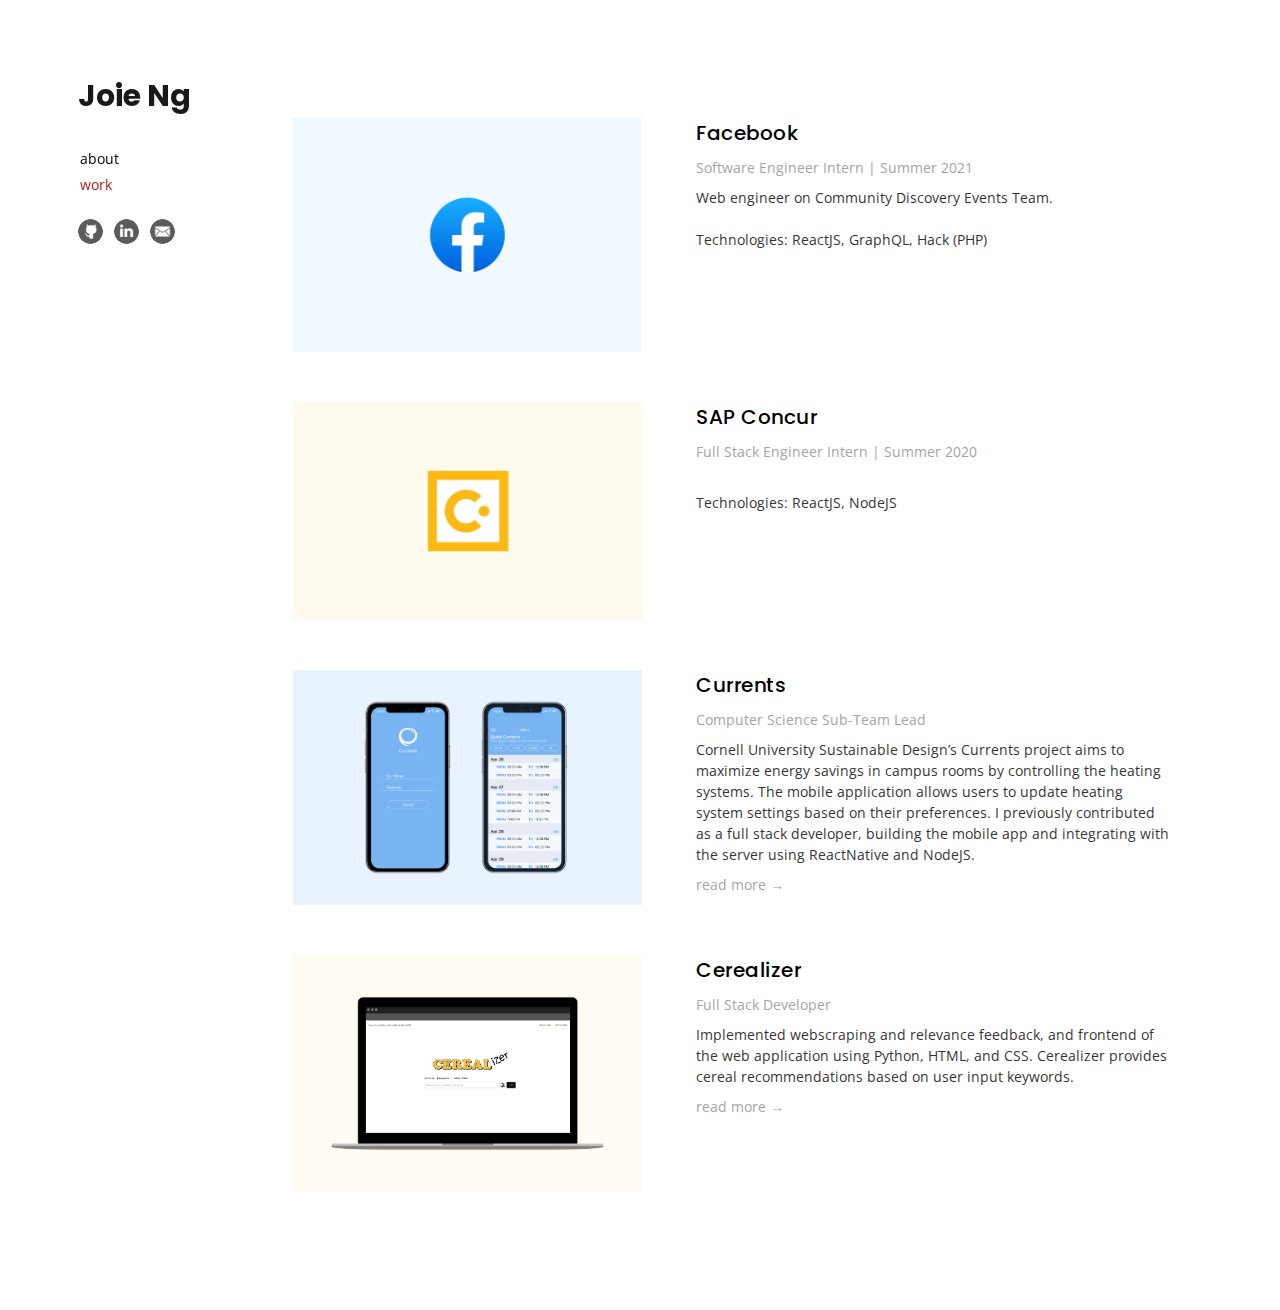
<file: index.html>
<html lang="en">

<head>
  <title>Joie Ng</title>
  <link rel="stylesheet" href="./css/main.css">
  <!-- font awesome css -->
  <link rel="stylesheet" href="https://maxcdn.bootstrapcdn.com/font-awesome/4.5.0/css/font-awesome.min.css">
  <link href='https://fonts.googleapis.com/css?family=Lobster' rel='stylesheet' type='text/css'>
  <link href="https://fonts.googleapis.com/css?family=Open+Sans|Poppins:300,400,500,600,700,800,900&display=swap"
    rel="stylesheet">
</head>

<body>

  <ul>
    <li class="name"><a href="./index.html">Joie Ng</a></li>
    <li class="section-link"><a href="./about.html">about</a></li>
    <li class="section-link"><a class="red-text" href="./index.html">work</a></li>
    <!-- <li class="section-link"><a href="./resume.html">resume</a></li> -->
    <div class="socials">
      <a href="https://github.com/joiewyng" target="_blank"><img class="icon" src="./icons/github-icon-dark.png"></a>
      <a href="https://linkedin.com/in/joieng" target="_blank"><img class="icon"
          src="./icons/linkedin-icon-dark.png"></a>
      <a href="mailto:joie.wy.ng@gmail.com"><img class="icon" src="./icons/email-icon-dark.png"></a>
    </div>
  </ul>

  <div class="page">

    <div class="row">
      <div class="left-col">
        <img class="proj-image" src="./images/mockups/facebook-clear.png">
      </div>
      <div class="right-col">
        <text class="proj-header">
          Facebook
        </text>
        <div class="role-description">
          Software Engineer Intern | Summer 2021
        </div>
        <text class="proj-description">
          Web engineer on Community Discovery Events Team.
          <br> <br>
          Technologies: ReactJS, GraphQL, Hack (PHP)
        </text>
      </div>
    </div>

    <div class="row">
      <div class="left-col">
        <img class="proj-image" src="./images/mockups/sapconcur-clear.png">
      </div>
      <div class="right-col">
        <text class="proj-header">
          SAP Concur
        </text>
        <div class="role-description">
          Full Stack Engineer Intern | Summer 2020
        </div>
        <text class="proj-description">
          <br>
          Technologies: ReactJS, NodeJS
        </text>
      </div>
    </div>

    <div class="row">
      <div class="left-col">
        <img class="proj-image" src="./images/mockups/Currents-Mobile-mockup.png">
      </div>
      <div class="right-col">
        <text class="proj-header">
          Currents
        </text>
        <div class="role-description">
          Computer Science Sub-Team Lead 
        </div>
        <text class="proj-description">
          Cornell University Sustainable Design’s Currents project aims to maximize
          energy savings in campus rooms by controlling the heating systems. The
          mobile application allows users to update heating system settings based on their 
          preferences. I previously contributed as a full stack developer, building 
          the mobile app and integrating with the server using ReactNative and NodeJS.
          <br>
        </text>
        <a href="./currents.html">
          <div class="read-more">  
           read more &#8594;
          </div>
        </a>
        
      </div>
    </div>

    <div class="row">
      <div class="left-col">
        <img class="proj-image" src="./images/mockups/Cerealizer-mockup.png">
      </div>
      <div class="right-col">
        <text class="proj-header">
          Cerealizer
        </text>
        <div class="role-description">
          Full Stack Developer
        </div>
        <text class="proj-description">
          Implemented webscraping and relevance feedback, and frontend of the web application using Python, HTML, and CSS. 
          Cerealizer provides cereal recommendations based on user input keywords.
          <br>
        </text>
        <a href="./cerealizer.html">
          <div class="read-more">  
            read more &#8594;
          </div>
        </a>
      </div>
    </div>

    <!-- <div class="row">
      <div class="left-col">
        <img class="proj-image" src="./images/mockups/Piazza2.0-mockup.png">
      </div>
      <div class="right-col">
        <text class="proj-header">
          Inquiry (Coming Soon!)
        </text>
        <div class="role-description">
          Frontend Developer
        </div>
        <text class="proj-description">
          Inquiry is a web application that provides a Q&A platform where university
          students can post major-related and school-specific questions about courses,
          requirements, etc.
          <br>

        </text>
      </div>
    </div> -->

    <!-- <div class="row">
      <div class="left-col">
        <img class="proj-image" src="./images/mockups/BBHS-R&S-mockup.png">
      </div>
      <div class="right-col">
        <text class="proj-header">
          BBHS Roots & Shoots Website
        </text>
        <div class="role-description">
          Web Developer & UI Designer
        </div>
        <text class="proj-description">
          I designed and developed a website for Blind Brook High School's Roots & Shoots club,
          which focuses on promoting sustainability within the school and local community
          through various initiatives.
          <br>

        </text>
      </div>
    </div> -->

  </div>

  </div>

</body>

</html>
</file>
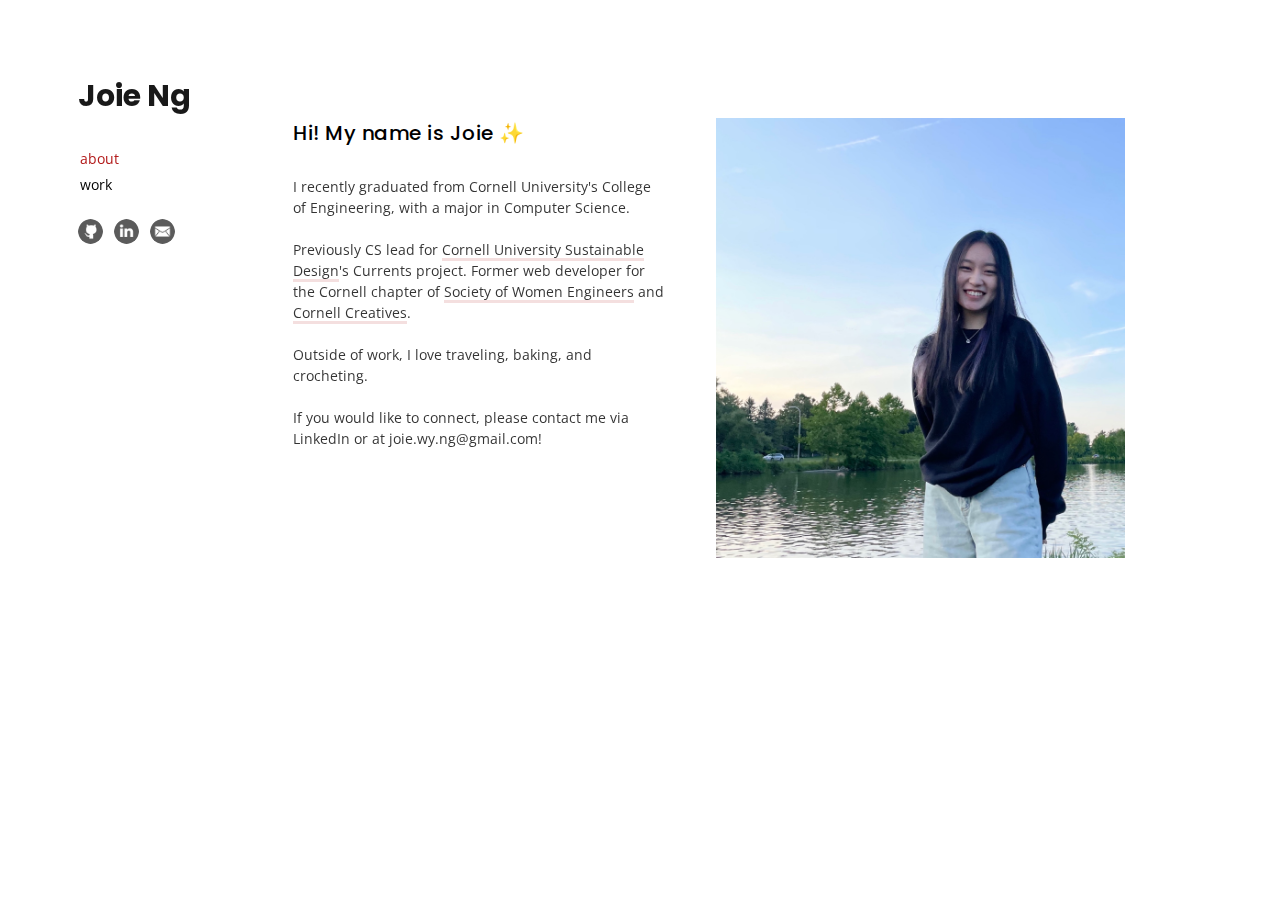
<file: about.html>
<html lang="en">

<head>
  <title>Joie Ng</title>
  <link rel="stylesheet" href="./css/main.css">
  <link href="https://fonts.googleapis.com/css?family=Mukta:400,700,800&display=swap" rel="stylesheet">
  <!-- font awesome css -->
  <link rel="stylesheet" href="https://maxcdn.bootstrapcdn.com/font-awesome/4.5.0/css/font-awesome.min.css">
  <link href='https://fonts.googleapis.com/css?family=Lobster' rel='stylesheet' type='text/css'>
  <link href="https://fonts.googleapis.com/css?family=Open+Sans|Poppins:300,400,500,600,700,800,900&display=swap"
    rel="stylesheet">
</head>

<body>
  <ul>
    <li class="name"><a href="./index.html">Joie Ng</a></li>
    <li class="section-link"><a class="red-text" href="./about.html">about</a></li>
    <li class="section-link"><a href="./index.html">work</a></li>
    </li>
    <div class="socials">
      <a href="https://github.com/joiewyng" target="_blank"><img class="icon" src="./icons/github-icon-dark.png"></a>
      <a href="https://linkedin.com/in/joieng" target="_blank"><img class="icon"
          src="./icons/linkedin-icon-dark.png"></a>
      <a href="mailto:joie.wy.ng@gmail.com"><img class="icon" src="./icons/email-icon-dark.png"></a>
    </div>
  </ul>

  <div class="about page">
    <div class="row">
      <div class="left-col abt-text">
        <text class="proj-header">
          Hi! My name is Joie ✨
        </text>
        <br>
        <text class="proj-description">
          I recently graduated from Cornell University's College of Engineering, with a major in
          Computer Science.
          <br>
          <br>
          Previously CS lead for <a class="underline" href="https://cusd.cornell.edu/" target="_blank">Cornell University Sustainable Design</a>'s
          Currents project. Former web developer for the Cornell chapter of <a class="underline" href="https://swe.cornell.edu/" target="_blank">Society of Women Engineers</a> and <a class="underline" href="https://cornellcreatives.com/" target="_blank">Cornell Creatives</a>.
          <br>
          <br>
          Outside of work, I love traveling, baking, and crocheting.
          <br>
          <br>
          If you would like to connect, please contact me via LinkedIn or at joie.wy.ng@gmail.com!
          <br>
          <br>
        </text>
      </div>
      <div class="right-col abt-img">
        <img class="proj-image" src="./images/portrait-2021.jpg">
      </div>
    </div>
  </div>
</body>

</html>
</file>
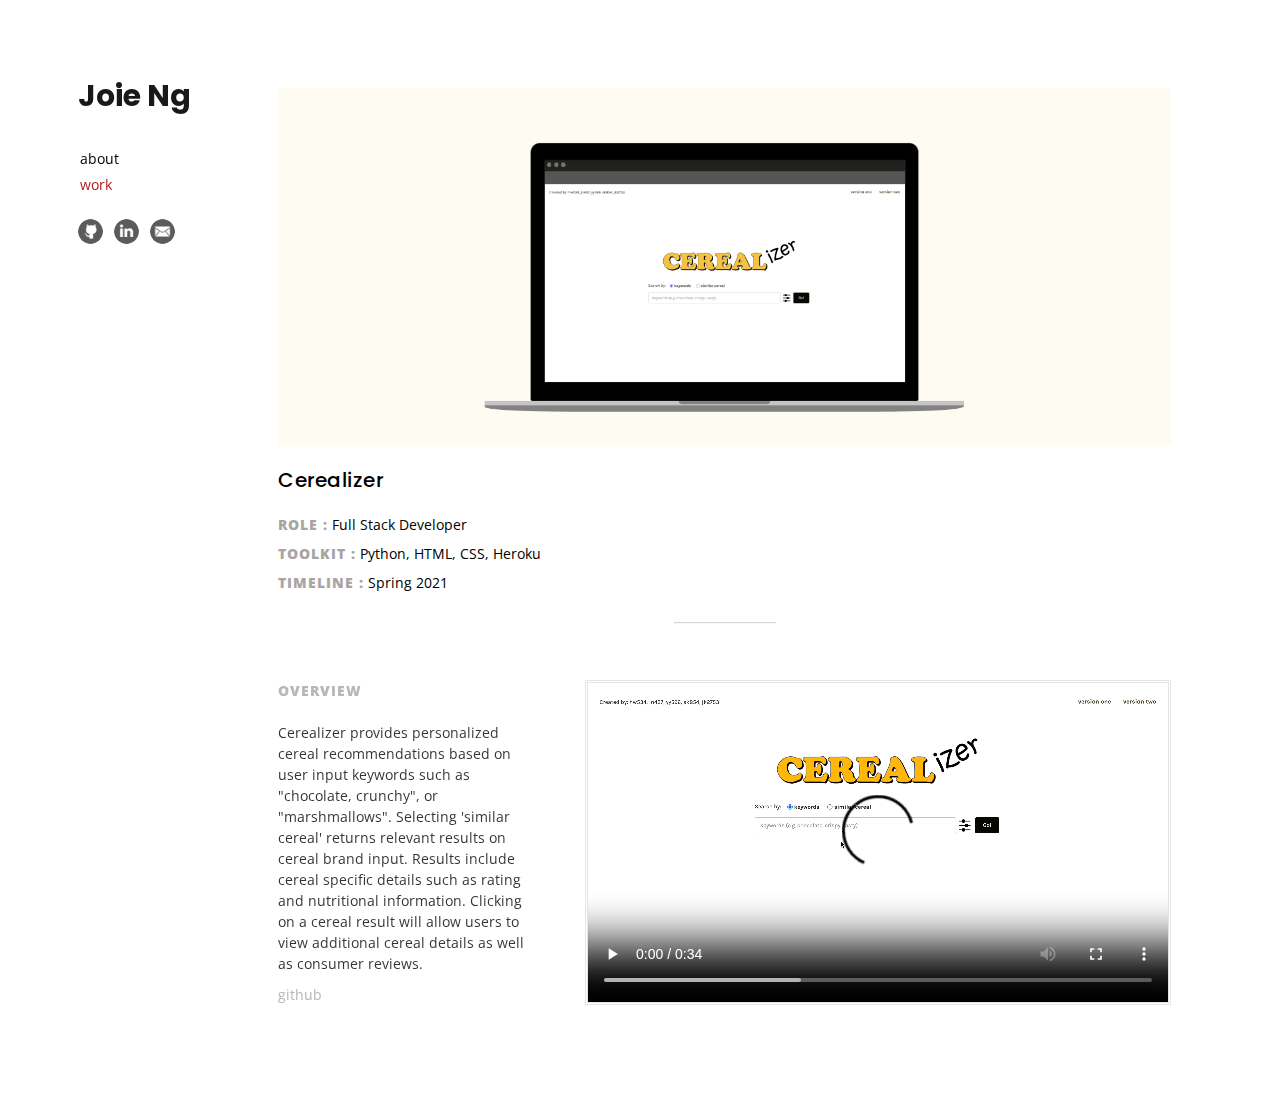
<file: cerealizer.html>
<html lang="en">

<head>
  <title>Joie Ng</title>
  <link rel="stylesheet" href="./css/main.css">
  <!-- font awesome css -->
  <link rel="stylesheet" href="https://maxcdn.bootstrapcdn.com/font-awesome/4.5.0/css/font-awesome.min.css">
  <link href='https://fonts.googleapis.com/css?family=Lobster' rel='stylesheet' type='text/css'>
  <link href="https://fonts.googleapis.com/css?family=Open+Sans|Poppins:300,400,500,600,700,800,900&display=swap"
    rel="stylesheet">
</head>

<body>

  <ul>
    <li class="name"><a href="./index.html">Joie Ng</a></li>
    <li class="section-link"><a href="./about.html">about</a></li>
    <li class="section-link"><a class="red-text" href="./index.html">work</a></li>
    <!-- <li class="section-link"><a href="./resume.html">resume</a></li> -->
    <div class="socials">
      <a href="https://github.com/joiewyng" target="_blank"><img class="icon" src="./icons/github-icon-dark.png"></a>
      <a href="https://linkedin.com/in/joieng" target="_blank"><img class="icon"
          src="./icons/linkedin-icon-dark.png"></a>
      <a href="mailto:joie.wy.ng@gmail.com"><img class="icon" src="./icons/email-icon-dark.png"></a>
    </div>
  </ul>



  <!-- <div class="topnav">
    <img id="logo" src="../images/signature.jpg">
    <a href="https://drive.google.com/file/d/1CeFThQTMOqF3CsOaxOZoIO7t6Dawft7h/view?usp=sharing">Resume</a>
    <a href="about">About</a>
    <a href="/">Portfolio</a>
  </div> -->

  <div class="page">
  
    <img class="proj-image-wider" src="./images/mockups/Cerealizer-mockup-wider.png">

    <text class="proj-header">
        Cerealizer
      </text>
      <div class="project-details">
        <div class="project-detail"> <span class="label"> ROLE :</span> Full Stack Developer </div>
        <div class="project-detail"> <span class="label"> TOOLKIT :</span> Python, HTML, CSS, Heroku </div>  
        <div class="project-detail"> <span class="label"> TIMELINE :</span> Spring 2021 </div>  
      
      <!-- <br> -->
     <hr class="divider">
     <br>
     
     <div class="row"> 
            <text class="demo-description">
                <span class="label"> OVERVIEW</span>
                <br>
                <br>
                Cerealizer provides personalized cereal recommendations based on user input keywords such as 
                "chocolate, crunchy", or "marshmallows". Selecting 'similar cereal' returns relevant results 
                on cereal brand input. Results include cereal specific details such as rating 
                and nutritional information. Clicking on a cereal result will allow users to view additional 
                cereal details as well as consumer reviews.
                <br>
                <div class="project-links">
                <a class="project-link" href="https://github.com/haiyingweng/cs4300sp2020-hw534-jn437-yy596-sk854-jk2753" target="_blank">
                      github 
                </a> 
                </div>
              </text>
          <video controls width="65%" style="border-style: double; border-color: rgb(167, 164, 164, .3);">        
            <source src="./images/cerealizer-demo.mp4"
                    type="video/mp4">
        
            Sorry, your browser doesn't support embedded videos.
        </video>
     </div>
    </div>
    

    
  </div>

  </div>

</body>

</html>
</file>
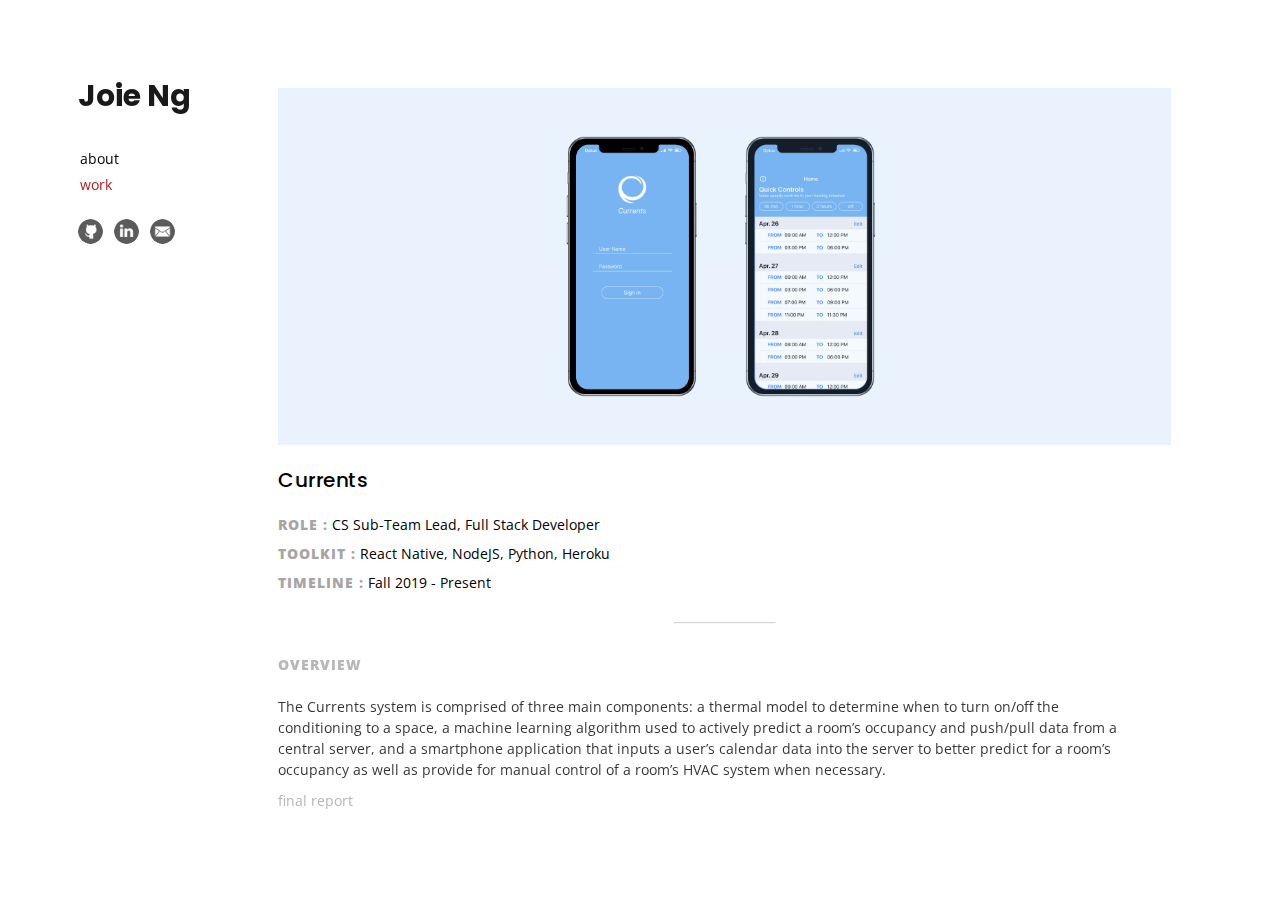
<file: currents.html>
<html lang="en">

<head>
  <title>Joie Ng</title>
  <link rel="stylesheet" href="./css/main.css">
  <!-- font awesome css -->
  <link rel="stylesheet" href="https://maxcdn.bootstrapcdn.com/font-awesome/4.5.0/css/font-awesome.min.css">
  <link href='https://fonts.googleapis.com/css?family=Lobster' rel='stylesheet' type='text/css'>
  <link href="https://fonts.googleapis.com/css?family=Open+Sans|Poppins:300,400,500,600,700,800,900&display=swap"
    rel="stylesheet">
</head>

<body>

  <ul>
    <li class="name"><a href="./index.html">Joie Ng</a></li>
    <li class="section-link"><a href="./about.html">about</a></li>
    <li class="section-link"><a class="red-text" href="./index.html">work</a></li>
    <!-- <li class="section-link"><a href="./resume.html">resume</a></li> -->
    <div class="socials">
      <a href="https://github.com/joiewyng" target="_blank"><img class="icon" src="./icons/github-icon-dark.png"></a>
      <a href="https://linkedin.com/in/joieng" target="_blank"><img class="icon"
          src="./icons/linkedin-icon-dark.png"></a>
      <a href="mailto:joie.wy.ng@gmail.com"><img class="icon" src="./icons/email-icon-dark.png"></a>
    </div>
  </ul>

  <div class="page">
  
    <img class="proj-image-wider" src="./images/mockups/Currents-Mobile-mockup-wider.png">

    <text class="proj-header">
        Currents
      </text>
      <div class="project-details">
        <div class="project-detail"> <span class="label"> ROLE :</span> CS Sub-Team Lead, Full Stack Developer </div>
        <div class="project-detail"> <span class="label"> TOOLKIT :</span> React Native, NodeJS, Python, Heroku </div>  
        <div class="project-detail"> <span class="label"> TIMELINE :</span> Fall 2019 - Present </div>  
      
      <!-- <br> -->
     <hr class="divider">
     
     <div class="row"> 
            <text class="demo-description">
                <span class="label"> OVERVIEW</span>
                <br>
                <br>
                The Currents system is comprised of three main components: a thermal model to determine when to turn on/off the conditioning to a space, a machine learning algorithm used to actively predict a room’s occupancy and push/pull data from a central server, and a smartphone application that inputs a user’s calendar data into the server to better predict for a room’s occupancy as well as provide for manual control of a room’s HVAC system when necessary. 
                <br>
                <div class="project-links">
                <a class="project-link" href="https://drive.google.com/file/d/1UyNaAX1n_4uQ3ryim-Ksac5L26MRRkn9/view?usp=sharing" target="_blank">
                      final report 
                </a>
                </div>
              </text>
     </div>
    </div>
    

    
  </div>

  </div>

</body>

</html>
</file>
<file: css/main.css>
/* general styling */
body {
  max-width: 1233px;
  /* letter-spacing: 0.02em; */
}

/* navigation bar */
ul{
  list-style-type: none;
  font-family: 'Open Sans', 'sans-serif';
  margin: 0;
  padding: 70px;
  width: 300px;
  height: 100%; /* Full height */
  position: fixed; /* Make it stick, even on scroll */
  overflow: auto; /* Enable scrolling if the sidenav has too much content */
}

.red-text {
  color: #B31B1B;
}

.underline {
  text-decoration: #b31b1b2d underline 2.5px;
  text-underline-offset: 2.5px;
  padding-top: 1px;
  padding-bottom: 1px;
}

.underline:hover {
  background-color: #b31b1b19;
}

.section-link {
  margin: 7px 2px;
  font-size: 14px;
}

a:hover {
  color: #B31B1B;
  text-decoration: none;
}

a {
  color: black;
  text-decoration: none;
}

.name {
  font-family: 'Poppins', 'sans-serif';
  font-weight: 700;
  font-size: 30px;
  margin-bottom: 30px;
  margin-top: -5px;
  opacity: 90%;
}

/* .section-link:hover {
  color: #337ab7;
} */

/* page formatting */
.page {
  padding: 70px 70px 70px 270px;
}

.socials {
  margin: 25px 0px;
}

.icon {
  height: 25px;
  width: 25px;
  margin-right: 7px;
  opacity: 80%;
  /* border: 5px #FFFFFF solid; */
  border-radius: 25px;
}

.icon:hover {
  opacity: 100%;
  /* border: 5px #B31B1B solid;
  border-radius: 25px; */
}




/* Work */
.intro {
  font-family: 'Open Sans', sans-serif;
  font-size: 18px;
  display: flex;
  text-align: left;
  padding: 0px 15px;
}

.row {
  margin: 30px 0px;
  display: flex;
}

.left-col {
  width: 45%;
  padding: 0px 15px;
}

.right-col {
  width: 55%;
}

.read-more {
  color: rgb(167, 164, 164);
  margin-top: 10px;
  font-family: 'Open Sans', sans-serif;
  font-size: 14px;
}

.read-more:hover {
  color:#B31B1B;
  cursor: pointer;
}

@media screen and (max-width: 1030px) {
  .row {
    margin: 50px 0px;
    display: flex;
    flex-wrap: wrap;
  }
  
  .left-col {
    width: 100%;
  }
  
  .right-col {
    width: 100%;
    padding: 0px 15px;
  }

  a {
    position: relative;
  }

  .project-links {
    padding-bottom: 20px;
  }  

  video {
    width: 100%;
  }

  .demo-description {
    padding-right: 0px !important;
  }
}

.proj-image{
  max-width: 90%;
  height: auto;
  padding: 10px 0px;
}

.proj-image-wider{
  max-width: 100%;
  height: auto;
  padding: 10px 0px;
}

.proj-header{    
  font-family: 'Poppins', sans-serif;
  font-weight: 500;
  letter-spacing: .5;
  font-size: 20px;
  display: block;
  padding: 10px 0px;
}

.role-description {
  font-family: 'Open Sans', sans-serif;
  font-size: 14px;
  color: rgb(167, 164, 164);
  margin-bottom: 10px;
  /* margin-top: 6px; */
}

.proj-description {
  font-family: 'Open Sans', sans-serif;
  font-size: 14px;
  line-height: 1.5;
  opacity: 80%;
} 

.label {
  font-size: 14px;
  color: rgb(167, 164, 164);
  font-weight: 1000;
  letter-spacing: 1.02;
}

.project-details {
  font-size: 14px;
  font-family: 'Open Sans', sans-serif;
}

.project-detail {
  margin: 10px 0px;
}

.divider {
  margin-top: 30px;
  opacity: 40%;
  width: 100px;
}

.demo-description {
  font-family: 'Open Sans', sans-serif;
  font-size: 14px;
  line-height: 1.5;
  opacity: 80%;
  padding-right: 50px;
}

.project-link {
  color: rgb(167, 164, 164);
  margin-top: 10px;
  font-family: 'Open Sans', sans-serif;
  font-size: 14px;
}

.project-links {
  color: rgb(167, 164, 164);
  padding-top: 10px;
}

/* About */
.about .red-text {
  opacity: 80%;
}

.red-text:hover {
  font-weight: bold;
  opacity: 100%;
}

.abt-image {
  padding-left: 15px;
}

.abt-text {
  padding-right: 50px;
}

/* Travel, Needle Felting, Baking */
.interest-nav {
  font-family: 'Open Sans', sans-serif;
  font-size: 14.5px;
  /* display: flex; */
  text-align: center;
  padding: 0px 15px;
}

.interest .img-container {
  width: 270px;
  height: 270px;
  margin: 10px;
}

.interest img {
  width: 100%;
  height: 100%;
  object-fit: cover; 
}

.interest .row {
  flex-wrap: wrap;
  margin-right: -10px;
  margin-left: 10px;
}



/* old nav bar formatting */
#logo {
  width: 120px;
  float: left;
}

.topnav {
  padding: 30px 20px;
  overflow: hidden;
  /* background-color: #333; */
  background-color: white;
}
/*nav bar links*/
.topnav a {
  float: right;
  /* display: block; */
  /* color: #f2f2f2; */
  color: rgba(0, 0, 0, 0.5);
  text-align: center;
  padding: 15px;
  padding-top: 45px;
  text-decoration: none;
  font-family: 'Mukta', sans-serif;
  letter-spacing: .5;
  font-size: 110%;
}

/*nav bar link change color on click*/
.topnav a:hover {
  /* background-color: #ddd; */
  color: rgba(0, 0, 0, 0.8);
}


h1 {
  font-family: 'Sans-Serif', 'bold';
  color: black;
}

p {
  font-family: "Courier New";
  font-size: 30px;
}

/* resume */
.resume .container {
  width: 70vw;
  height: 100vh;
}

/* dark mode */
 /* body{
  background-color: #1B1F23;
  color: #E1E4E8;
  opacity: 90%;
}

.topnav{
  background-color: #1B1F23;
} 

.portfolio-intro{
  overflow: hidden;
}

.portfolio-intro:after{
  content:"";
  display: inline-block;
  height: 0.5em;
  vertical-align: bottom;
  width: 100%;
  margin-left: 10px;
  border-bottom: 2px solid #85c1e4;
} 

#logo{
  border-radius: 15px;
}

.topnav a{
  color: #E1E4E8;
}

.topnav a:hover{
  color: white;
}

.lightgray{
  color: #a1a9b1
}

.proj-description{
  color: #a6adb4;
} 


a {
  color: white;
}

a:hover {
  color: #85c1e4;
} */
</file>
